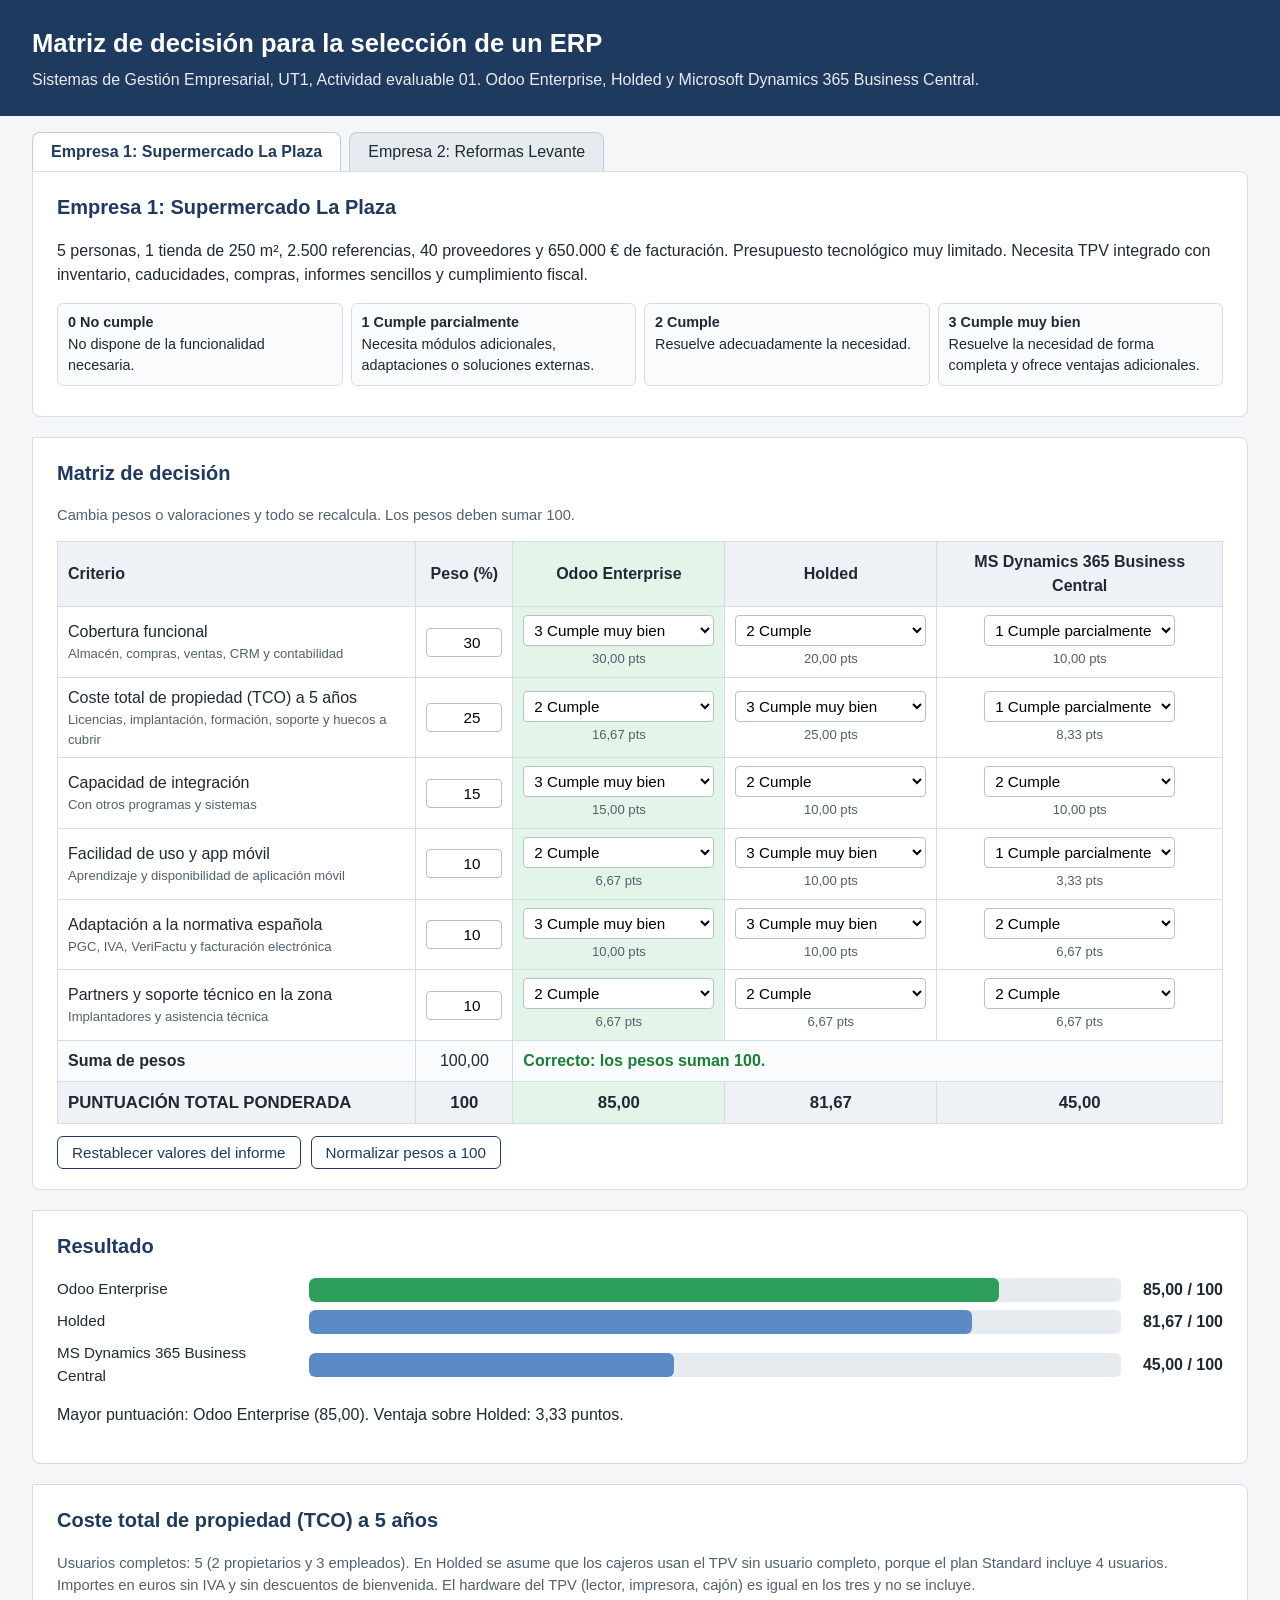
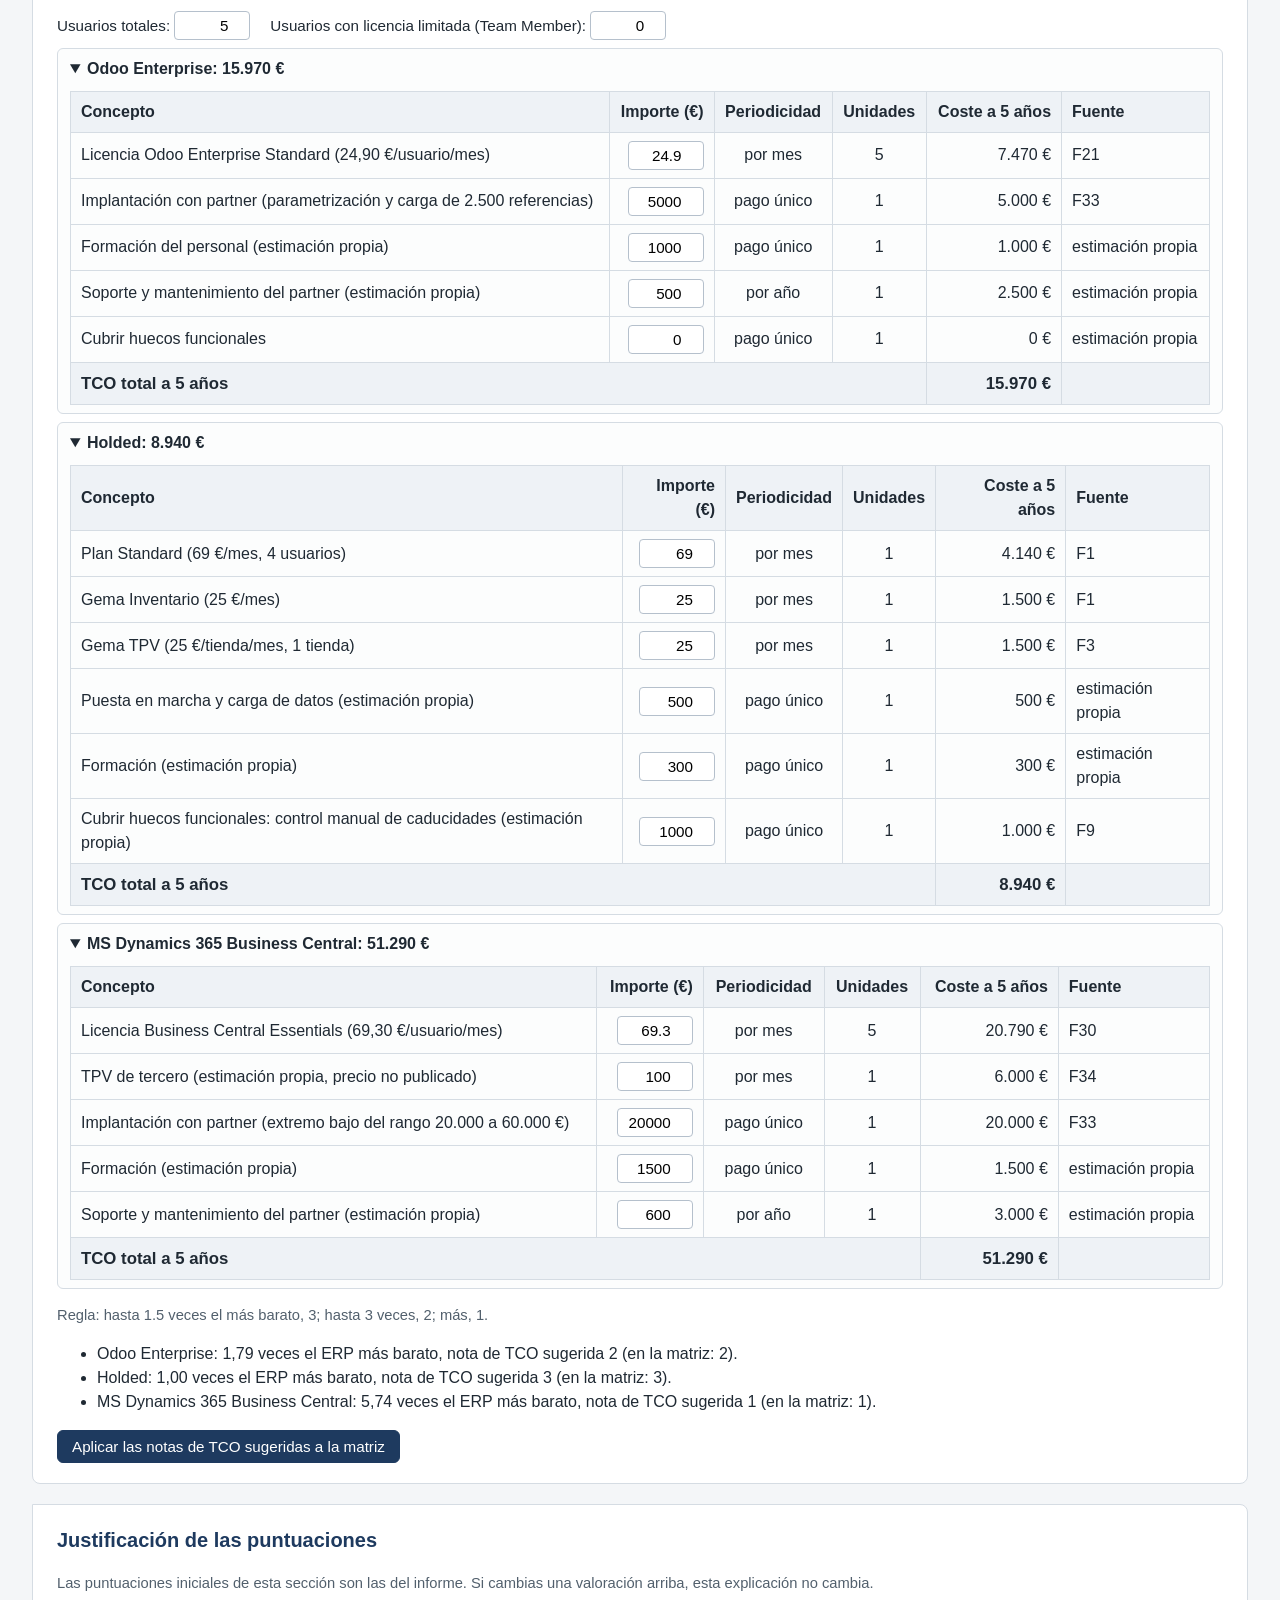
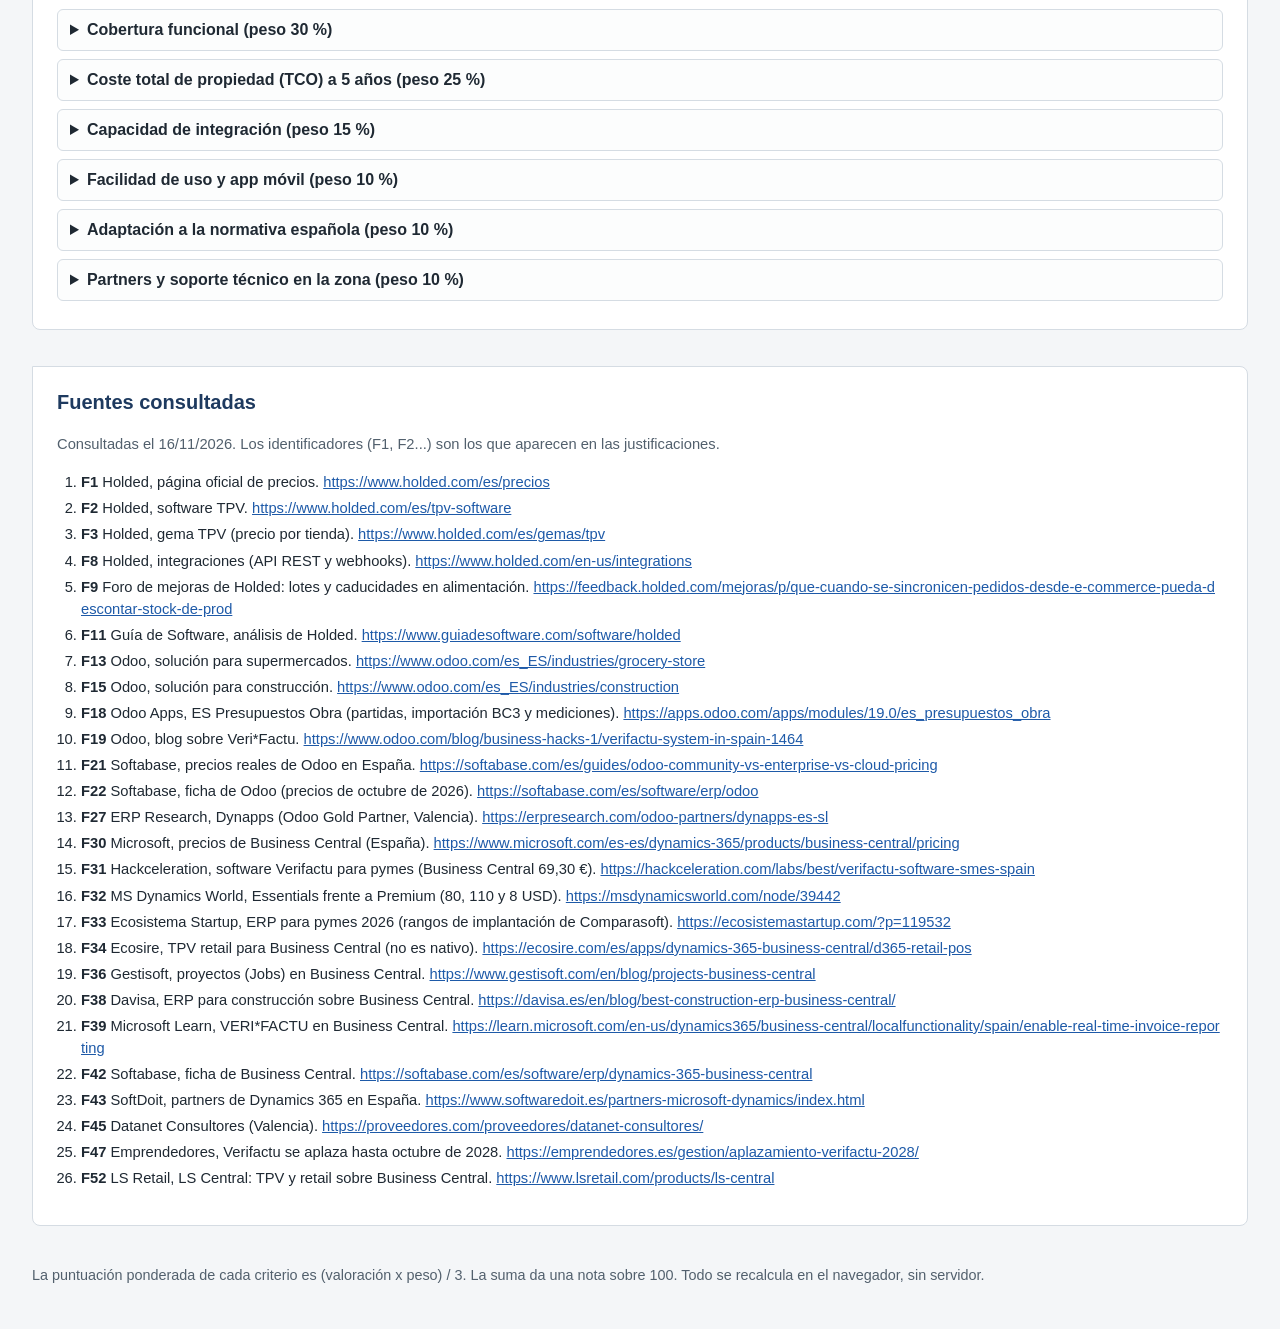
<file: matriz/index.html>
<!DOCTYPE html>
<html lang="es">
<head>
  <meta charset="utf-8">
  <meta name="viewport" content="width=device-width, initial-scale=1">
  <title>Matriz de decisión para la selección de un ERP</title>
  <link rel="stylesheet" href="estilos.css">
</head>
<body>
  <header class="cabecera">
    <h1>Matriz de decisión para la selección de un ERP</h1>
    <p>Sistemas de Gestión Empresarial, UT1, Actividad evaluable 01. Odoo Enterprise, Holded y Microsoft Dynamics 365 Business Central.</p>
  </header>

  <nav class="pestanas" id="pestanas" aria-label="Empresas"></nav>

  <main id="contenido"></main>

  <section class="bloque" id="fuentes-bloque">
    <h2>Fuentes consultadas</h2>
    <p class="aviso">Consultadas el 16/11/2026. Los identificadores (F1, F2...) son los que aparecen en las justificaciones.</p>
    <ol class="lista-fuentes" id="lista-fuentes"></ol>
  </section>

  <footer class="pie">
    <p>La puntuación ponderada de cada criterio es (valoración x peso) / 3. La suma da una nota sobre 100. Todo se recalcula en el navegador, sin servidor.</p>
  </footer>

  <script src="datos.js"></script>
  <script src="calculo.js"></script>
  <script src="app.js"></script>
</body>
</html>
</file>
<file: matriz/estilos.css>
* { box-sizing: border-box; }

body {
  margin: 0;
  font-family: "Segoe UI", Roboto, Helvetica, Arial, sans-serif;
  color: #1f2933;
  background: #f4f6f8;
  line-height: 1.5;
}

.cabecera {
  background: #1e3a5f;
  color: #ffffff;
  padding: 24px 32px;
}
.cabecera h1 { margin: 0 0 6px 0; font-size: 1.6rem; }
.cabecera p { margin: 0; opacity: 0.9; }

.pestanas {
  display: flex;
  gap: 8px;
  padding: 16px 32px 0 32px;
  flex-wrap: wrap;
}
.pestanas button {
  border: 1px solid #c3ccd6;
  border-bottom: none;
  background: #e6ebf0;
  padding: 10px 18px;
  font-size: 1rem;
  cursor: pointer;
  border-radius: 8px 8px 0 0;
  color: #1f2933;
}
.pestanas button.activa {
  background: #ffffff;
  font-weight: 600;
  color: #1e3a5f;
}

main { padding: 0 32px 16px 32px; }

.bloque {
  background: #ffffff;
  border: 1px solid #d5dce3;
  border-radius: 0 8px 8px 8px;
  padding: 20px 24px;
  margin: 0 32px 20px 32px;
}
main .bloque { margin: 0 0 20px 0; }
.bloque h2 { margin-top: 0; font-size: 1.25rem; color: #1e3a5f; }
.bloque h3 { font-size: 1.05rem; margin: 18px 0 8px 0; }

.aviso { color: #52606d; font-size: 0.92rem; }
.error { color: #b42318; font-weight: 600; }
.ok { color: #1a7f37; font-weight: 600; }

.contenedor-tabla { overflow-x: auto; }

table.matriz, table.tco {
  border-collapse: collapse;
  width: 100%;
  min-width: 720px;
}
table.matriz th, table.matriz td,
table.tco th, table.tco td {
  border: 1px solid #d5dce3;
  padding: 8px 10px;
  text-align: left;
  vertical-align: middle;
}
table.matriz thead th, table.tco thead th {
  background: #eef2f6;
}
table.matriz td.centro, table.matriz th.centro,
table.tco td.centro, table.tco th.centro { text-align: center; }
table.tco td.derecha, table.tco th.derecha { text-align: right; }

.detalle-criterio { display: block; font-size: 0.82rem; color: #52606d; }

input[type="number"] {
  width: 76px;
  padding: 5px 6px;
  font-size: 0.95rem;
  border: 1px solid #b5c0cc;
  border-radius: 4px;
  text-align: right;
}
select {
  padding: 5px 6px;
  font-size: 0.95rem;
  border: 1px solid #b5c0cc;
  border-radius: 4px;
  background: #ffffff;
}
.puntos { display: block; font-size: 0.82rem; color: #52606d; margin-top: 3px; }

tr.fila-total td, tr.fila-total th { background: #eef2f6; font-weight: 700; font-size: 1.05rem; }
td.ganador, th.ganador { background: #e3f4e8 !important; }
tr.fila-pesos td, tr.fila-pesos th { background: #fafbfc; }

.acciones { display: flex; gap: 10px; flex-wrap: wrap; margin: 12px 0 0 0; }
button.boton {
  border: 1px solid #1e3a5f;
  background: #ffffff;
  color: #1e3a5f;
  padding: 7px 14px;
  border-radius: 6px;
  cursor: pointer;
  font-size: 0.95rem;
}
button.boton:hover { background: #eef2f6; }
button.principal { background: #1e3a5f; color: #ffffff; }
button.principal:hover { background: #2b4f7e; }

.resultado { margin-top: 16px; }
.barra-fila { display: flex; align-items: center; gap: 12px; margin: 8px 0; }
.barra-nombre { width: 240px; font-size: 0.95rem; }
.barra-pista { flex: 1; background: #e6ebf0; border-radius: 6px; height: 24px; overflow: hidden; }
.barra-valor { height: 100%; background: #5b8bc4; border-radius: 6px; }
.barra-valor.mejor { background: #2e9e5b; }
.barra-numero { width: 90px; font-weight: 700; text-align: right; }

details { margin: 8px 0; border: 1px solid #d5dce3; border-radius: 6px; padding: 8px 12px; background: #fcfdfd; }
details summary { cursor: pointer; font-weight: 600; }
details table { margin-top: 10px; }

.rejilla-usuarios { display: flex; gap: 20px; flex-wrap: wrap; margin-bottom: 8px; }
.rejilla-usuarios label { font-size: 0.95rem; }

.nota-erp { margin: 8px 0 12px 0; }
.nota-erp strong { color: #1e3a5f; }
.etiqueta-nota { display: inline-block; background: #1e3a5f; color: #ffffff; border-radius: 10px; padding: 0 8px; font-size: 0.8rem; margin-left: 6px; }
.fuentes-enlace a { color: #1e5aa8; }

.lista-fuentes { padding-left: 24px; }
.lista-fuentes li { margin: 4px 0; font-size: 0.92rem; }
.lista-fuentes a { color: #1e5aa8; word-break: break-all; }

.leyenda { display: grid; grid-template-columns: repeat(auto-fit, minmax(210px, 1fr)); gap: 8px; margin: 10px 0; }
.leyenda div { border: 1px solid #d5dce3; border-radius: 6px; padding: 8px 10px; background: #fafbfc; font-size: 0.9rem; }

.pie { padding: 4px 32px 28px 32px; color: #52606d; font-size: 0.9rem; }

@media print {
  .pestanas, .acciones { display: none; }
  body { background: #ffffff; }
}
</file>
